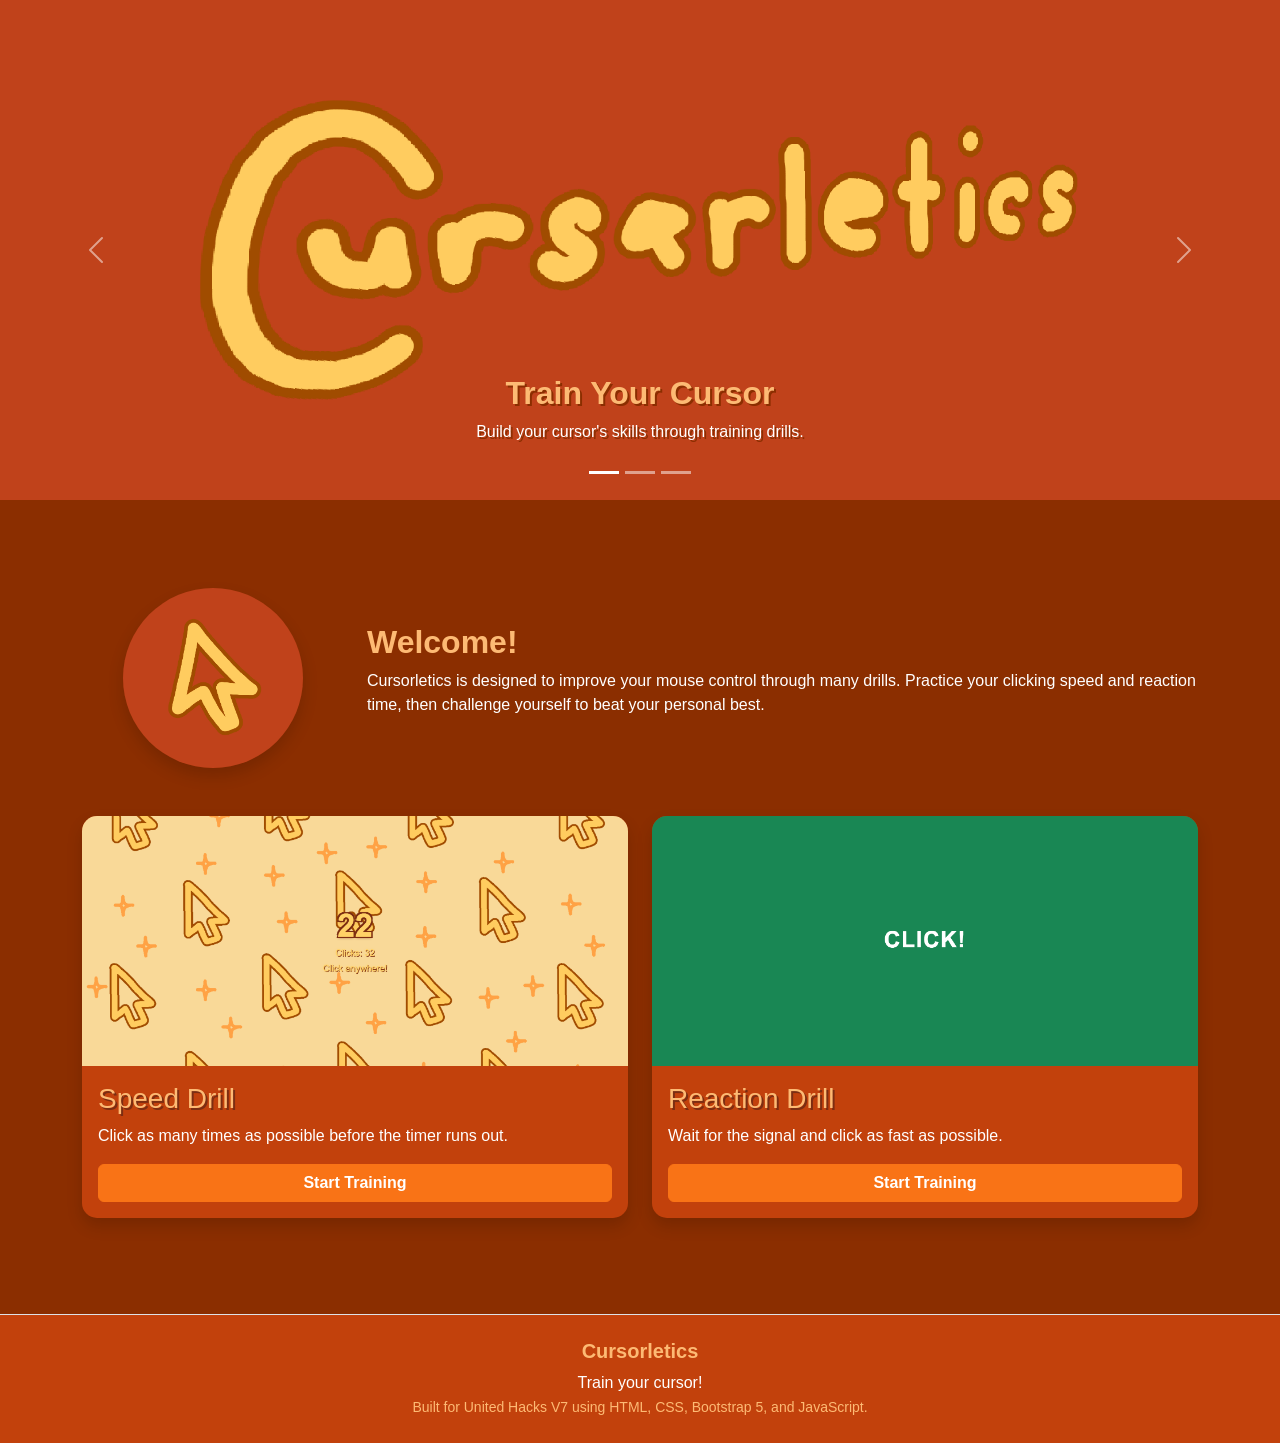
<file: index.html>
<!doctype html>

<html lang="en">
    <head>
        <meta charset="utf-8">
        <meta name="viewport" content="width=device-width, initial-scale=1">
        <title>Cursorletics</title>
        <link rel="icon" type="image/png" href="images/CursorleticsLogo.png">

        <!-- Bootstrap -->
        <link href="https://cdn.jsdelivr.net/npm/bootstrap@5.3.8/dist/css/bootstrap.min.css" rel="stylesheet">

        <!-- CSS -->
        <link rel="stylesheet" href="style.css">
        <link rel="stylesheet" href="effects.css">
    </head>

    <body>
        <!-- Nav Bar
        <nav class="navbar navbar-expand-lg shadow-sm custom-nav">
            <div class="container">
                <a class="navbar-brand fw-bold fs-3" href="index.html">
                    Cursorletics >:D
                </a>
            </div>
        </nav>
        -->

        <!-- Carousel -->
        <div id="homepageCarousel" class="carousel slide" data-bs-ride="carousel">
            <div class="carousel-indicators">
                <button type="button" data-bs-target="#homepageCarousel" data-bs-slide-to="0" class="active"></button>
                <button type="button" data-bs-target="#homepageCarousel" data-bs-slide-to="1"></button>
                <button type="button" data-bs-target="#homepageCarousel" data-bs-slide-to="2"></button>
            </div>

            <div class="carousel-inner">
                <div class="carousel-item active">
                    <img src="images/Cursorletics.png" class="d-block w-100" alt="Homepage">
                    <div class="carousel-caption">
                        <h2 class="fw-bold">Train Your Cursor</h2>
                        <p>
                            Build your cursor's skills through training drills.
                        </p>
                    </div>
                </div>

                <div class="carousel-item">
                    <img src="images/SpeedBackground.png" class="d-block w-100" alt="Speed Drill">
                    <div class="carousel-caption">
                        <h2 class="fw-bold">Speed Drill</h2>
                        <p>
                            Improve your clicking speed and beat your personal best.
                        </p>
                    </div>
                </div>

                <div class="carousel-item">
                    <img src="images/ReactionBackground.png" class="d-block w-100" alt="Reaction Drill">
                    <div class="carousel-caption">
                        <h2 class="fw-bold">Reaction Drill</h2>
                        <p>
                            Test your reflexes by reacting as quickly as possible.
                        </p>
                    </div>
                </div>
            </div>

            <button class="carousel-control-prev" type="button"
                data-bs-target="#homepageCarousel" data-bs-slide="prev">
                <span class="carousel-control-prev-icon"></span>
            </button>

            <button class="carousel-control-next" type="button"
                data-bs-target="#homepageCarousel" data-bs-slide="next">
                <span class="carousel-control-next-icon"></span>
            </button>
        </div>

        <!-- Main Content -->
        <main>
            <div class="container py-5">
                <div class="row align-items-center mb-5">
                    <div class="col-lg-3 text-center">
                        <img src="images/CursorleticsWelcome.png" class="img-fluid rounded-circle shadow" width="180" alt="Cursor">
                    </div>

                    <div class="col-lg-9">
                        <h2 class="fw-bold">Welcome!</h2>
                        <p>
                            Cursorletics is designed to improve your mouse control through many drills.
                            Practice your clicking speed and reaction time, then challenge yourself to beat your personal best.
                        </p>
                    </div>
                </div>

                <!-- Drill Cards -->
                <div class="row g-4">
                    <!-- Speed -->
                    <div class="col-lg-6">
                        <div class="card h-100 shadow cursor-card">
                            <img src="images/SpeedBackground.png" 
                                class="card-img-top" 
                                alt="Speed Drill">
                            <div class="card-body d-flex flex-column">
                                <h3 class="card-title">
                                    Speed Drill
                                </h3>

                                <p class="card-text">
                                    Click as many times as possible before the timer runs out.
                                </p>

                                <a href="speed.html"
                                    class="btn btn-orange mt-auto">
                                    Start Training
                                </a>
                            </div>
                        </div>
                    </div>

                    <!-- Reaction -->
                    <div class="col-lg-6">
                        <div class="card h-100 shadow cursor-card">
                            <img src="images/ReactionBackground.png" 
                                class="card-img-top" 
                                alt="Reaction Drill">

                            <div class="card-body d-flex flex-column">
                                <h3 class="card-title">
                                    Reaction Drill
                                </h3>

                                <p class="card-text">
                                    Wait for the signal and click as fast as possible.
                                </p>

                                <a href="reaction.html"
                                    class="btn btn-orange mt-auto">
                                    Start Training
                                </a>
                            </div>
                        </div>
                    </div>
                </div>
            </div>
        </main>

        <!-- Footer -->
        <footer class="mt-5 py-4 border-top custom-footer">
            <div class="container text-center">
                <h5 class="fw-bold mb-2">
                    Cursorletics
                </h5>

                <p class="mb-0">
                    Train your cursor!
                </p>

                <small>
                    Built for United Hacks V7 using HTML, CSS, Bootstrap 5, and JavaScript.
                </small>
            </div>
        </footer>

        <!-- Bootstrap -->
        <script src="https://cdn.jsdelivr.net/npm/bootstrap@5.3.8/dist/js/bootstrap.bundle.min.js"></script>

        <!-- JS -->
        <script src="effects.js"></script>
    </body>
</html>
</file>
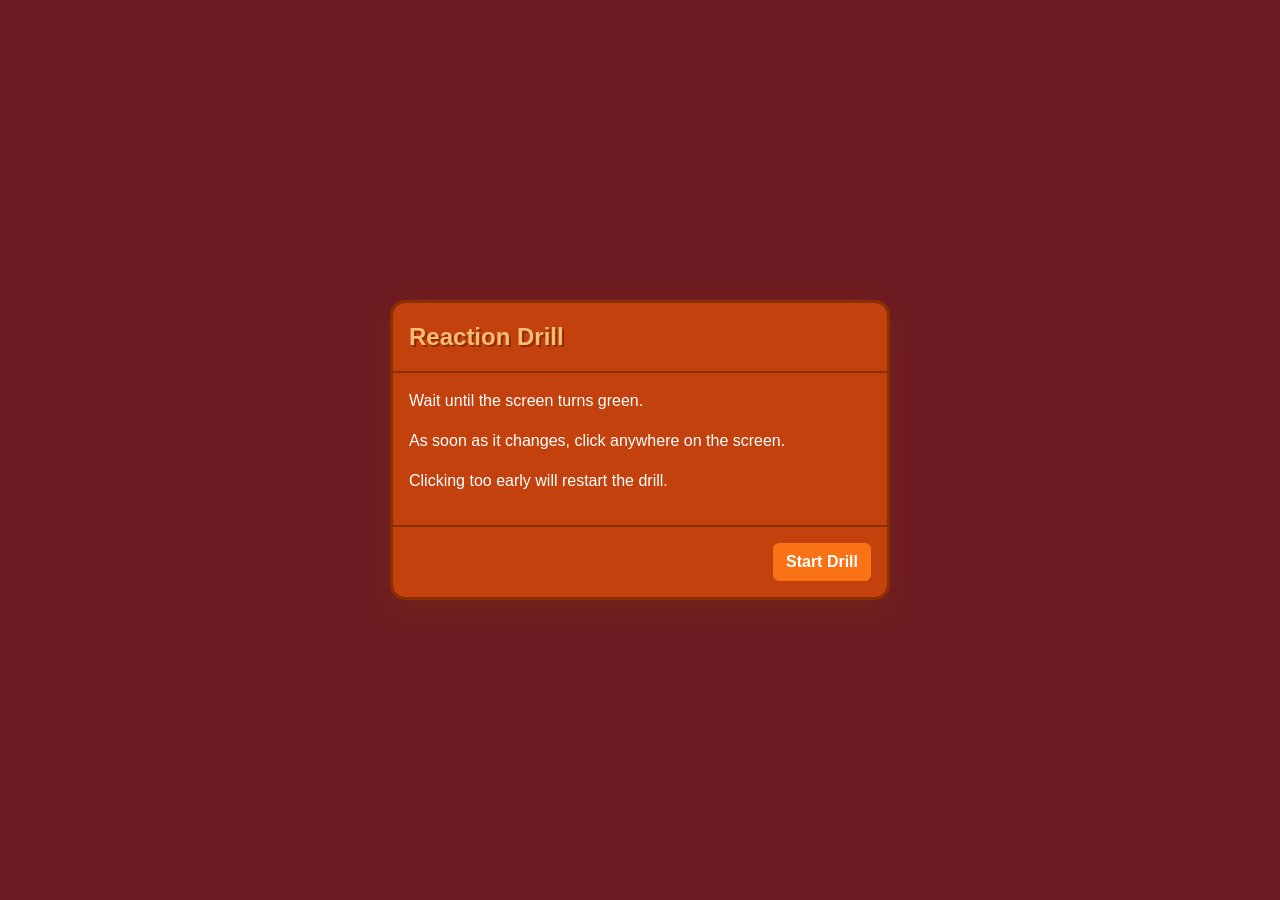
<file: reaction.html>
<!doctype html>

<html lang="en">
    <head>
        <meta charset="utf-8">
        <meta name="viewport" content="width=device-width, initial-scale=1">
        <title>Reaction Drill</title>
        <link rel="icon" type="image/png" href="images/CursorleticsLogo.png">

        <!-- Bootstrap -->
        <link href="https://cdn.jsdelivr.net/npm/bootstrap@5.3.8/dist/css/bootstrap.min.css" rel="stylesheet">

        <!-- CSS -->
        <link rel="stylesheet" href="reaction.css">
        <link rel="stylesheet" href="effects.css">
    </head>

    <body>
        <!-- Instructions -->
        <div class="modal fade" id="instructionModal" data-bs-backdrop="static" data-bs-keyboard="false" tabindex="-1">
            <div class="modal-dialog modal-dialog-centered">
                <div class="modal-content">
                    <div class="modal-header">
                        <h4 class="modal-title">
                            Reaction Drill
                        </h4>
                    </div>

                    <div class="modal-body">
                        <p>
                            Wait until the screen turns green.
                        </p>

                        <p>
                            As soon as it changes, click anywhere on the screen.
                        </p>

                        <p>
                            Clicking too early will restart the drill.
                        </p>
                    </div>

                    <div class="modal-footer">
                        <button class="btn btn-primary" id="startButton" data-bs-dismiss="modal">
                            Start Drill
                        </button>
                    </div>
                </div>
            </div>
        </div>

        <!-- Results -->
        <div class="modal fade" id="resultModal" tabindex="-1">
            <div class="modal-dialog modal-dialog-centered">
                <div class="modal-content">
                    <div class="modal-header">
                        <h4 class="modal-title">
                            Results
                        </h4>
                    </div>

                    <div class="modal-body text-center">
                        <h1 id="reactionTime">
                            0 ms
                        </h1>

                        <p id="reactionRating">
                            Amazing!
                        </p>
                    </div>

                    <div class="modal-footer">
                        <button class="btn btn-primary" onclick="location.reload()">
                            Try Again
                        </button>

                        <a href="index.html" class="btn btn-primary">
                            Home
                        </a>
                    </div>
                </div>
            </div>
        </div>

        <!-- Main Screen -->
        <main id="gameScreen">
            <h1 id="statusText">
                WAIT...
            </h1>
        </main>

        <!-- Bootstrap -->
        <script src="https://cdn.jsdelivr.net/npm/bootstrap@5.3.8/dist/js/bootstrap.bundle.min.js"></script>

        <!-- JS -->
        <script src="effects.js"></script>
        <script src="reaction.js"></script>
    </body>
</html>
</file>
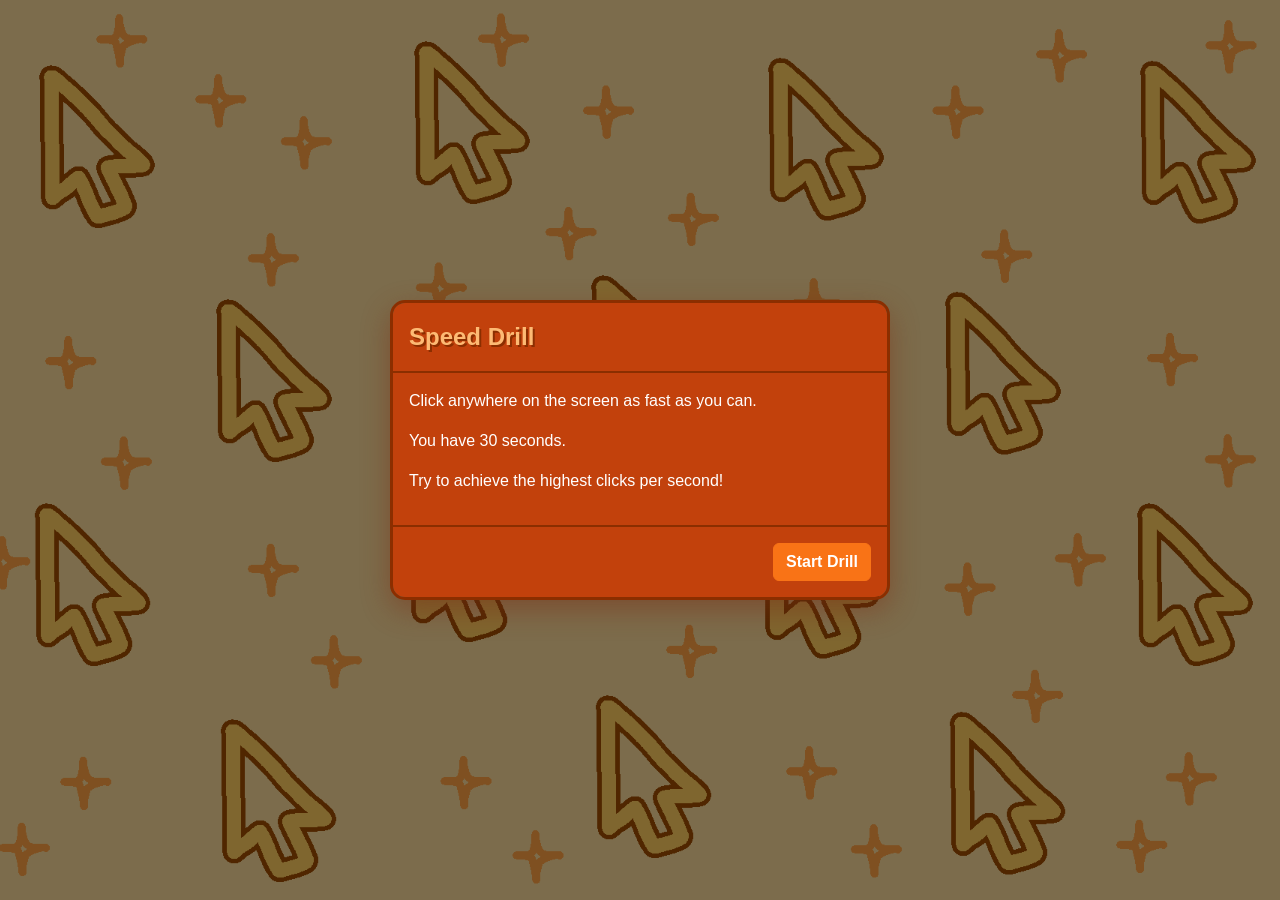
<file: speed.html>
<!doctype html>

<html lang="en">
    <head>
        <meta charset="utf-8">
        <meta name="viewport" content="width=device-width, initial-scale=1">
        <title>Speed Drill</title>
        <link rel="icon" type="image/png" href="images/CursorleticsLogo.png">

        <!-- Bootstrap -->
        <link href="https://cdn.jsdelivr.net/npm/bootstrap@5.3.8/dist/css/bootstrap.min.css" rel="stylesheet">

        <!-- CSS -->
        <link rel="stylesheet" href="speed.css">
        <link rel="stylesheet" href="effects.css">
    </head>

    <body>
        <!-- Instructions -->
        <div class="modal fade" id="instructionModal" data-bs-backdrop="static" data-bs-keyboard="false" tabindex="-1">
            <div class="modal-dialog modal-dialog-centered">
                <div class="modal-content">
                    <div class="modal-header">
                        <h4 class="modal-title">
                            Speed Drill
                        </h4>
                    </div>

                    <div class="modal-body">
                        <p>
                            Click anywhere on the screen as fast as you can.
                        </p>

                        <p>
                            You have 30 seconds.
                        </p>

                        <p>
                            Try to achieve the highest clicks per second!
                        </p>
                    </div>

                    <div class="modal-footer">
                        <button class="btn btn-primary" id="startButton" data-bs-dismiss="modal">
                            Start Drill
                        </button>
                    </div>
                </div>
            </div>
        </div>

        <!-- Results -->
        <div class="modal fade" id="resultModal" tabindex="-1">
            <div class="modal-dialog modal-dialog-centered">
                <div class="modal-content">
                    <div class="modal-header">
                        <h4 class="modal-title">
                            Results
                        </h4>
                    </div>

                    <div class="modal-body text-center">
                        <h2>Total Clicks</h2>

                        <h1 id="totalClicks">
                            0
                        </h1>

                        <hr>

                        <h2>Clicks Per Second</h2>

                        <h1 id="cps">
                            0
                        </h1>

                        <hr>

                        <h3 id="rank">
                            Nice!
                        </h3>
                    </div>

                    <div class="modal-footer">
                        <button class="btn btn-primary" onclick="location.reload()">
                            Try Again
                        </button>

                        <a href="index.html" class="btn btn-secondary">
                            Home
                        </a>
                    </div>
                </div>
            </div>
        </div>

        <!-- Main Screen -->
        <main id="gameScreen">
            <div class="text-center">
                <h1 id="timer">
                    30
                </h1>

                <h2 id="clickCounter">
                    Clicks: 0
                </h2>

                <h2 class="mt-3">
                    Click anywhere!
                </h2>
            </div>
        </main>

        <!-- Bootstrap -->
        <script src="https://cdn.jsdelivr.net/npm/bootstrap@5.3.8/dist/js/bootstrap.bundle.min.js"></script>

        <!-- JS -->
        <script src="effects.js"></script>
        <script src="speed.js"></script>
    </body>
</html>
</file>
<file: style.css>
html, body {
    height: 100%;
    margin: 0;
}

body {
    font-family: Arial, Helvetica, sans-serif;
    overflow-x: hidden;
    background-color: #8B2E00;
    color: #FDBA74;
}

/*
.custom-nav {
    background-color: #C2410C;
    backdrop-filter: blur(10px);
}

.navbar-brand {
    color: #FDBA74 !important;
}

.navbar-brand:hover {
    color: #FB923C !important;
}
*/

#homepageCarousel {
    margin-bottom:40px;
}

.carousel-item img {
    height:500px;
    object-fit:cover;
}

.carousel-caption {
    text-shadow:
        2px 2px 0 #8B2E00;
}

.carousel-caption h2 {
    color:#FDBA74;
}

.carousel-caption p {
    color:white;
}

main h2 {
    color:#FDBA74;
    text-shadow: 2px 2px 0 #8B2E00;
}

main p {
    color:white;
}

.cursor-card {
    background-color:#C2410C;
    border:none;
    border-radius:15px;
    overflow:hidden;
    transition:
        transform 0.3s ease,
        box-shadow 0.3s ease;
}

.cursor-card:hover {
    transform:translateY(-8px);
    box-shadow: 0 10px 25px rgba(0,0,0,0.35);
}

.card-img-top {
    height:250px;
    object-fit:cover;
}

.card-body {
    color:#FDBA74;
}

.card-title {
    color:#FDBA74;
    text-shadow: 2px 2px 0 #7C2D12;

}

.card-text {
    color:white;
}

.btn-orange {
    background-color:#F97316;
    border-color:#F97316;
    color:white;
    font-weight:bold;
}

.btn-orange:hover {
    background-color:#FB923C;
    border-color:#FB923C;
    color:#7C2D12;
}

.custom-footer {
    background-color: #C2410C;
    backdrop-filter:blur(10px);
    color:#FDBA74;
}

.custom-footer p {
    color:white;
}
</file>
<file: effects.css>
.sparkle {
    position:absolute;
    width:30px;
    height:30px;
    pointer-events:none;
    z-index:9999;
    animation:sparklePop 0.7s ease-out forwards;
}


@keyframes sparklePop {
    0% {
        transform:
        scale(0.5)
        rotate(0deg);
        opacity:1;
    }

    100% {
        transform:
        translate(var(--x),var(--y))
        scale(1.5)
        rotate(180deg);
        opacity:0;
    }
}
</file>
<file: reaction.css>
html, body{
    height: 100%;
    margin: 0;
}

body{
    overflow: hidden;
    font-family: Arial, Helvetica, sans-serif;
    background: url("images/Background.png");
    background-size: cover;
    background-position: center;
}

#gameScreen{
    height: 100vh;
    display: flex;
    justify-content: center;
    align-items: center;
    background: #dc3545;
    cursor: pointer;
    transition:.15s;
}

#statusText{
    color: white;
    font-size: 5rem;
    font-weight: bold;
    user-select: none;
    letter-spacing: 3px;
}

.modal-content {
    background-color: #C2410C;
    border: 3px solid #8B2E00;
    border-radius: 15px;
    color: white;
    box-shadow:
        0 10px 30px rgba(124,45,18,0.5);
}

.modal-header {
    border-bottom: 2px solid #8B2E00;
}

.modal-title {
    color: #FDBA74;
    font-weight:bold;
    text-shadow: 2px 2px 0 #8B2E00;
}

.modal-body {
    color:white;
}

.modal-body h1,
.modal-body h2,
.modal-body h3 {
    color:#FFD166;
    text-shadow: 2px 2px 0 #8B2E00;
}


.modal-body p {
    color:white;
}

.modal-body hr {
    border-color:#FDBA74;
    opacity:0.8;
}

.modal-footer {
    border-top:2px solid #8B2E00;
}

.btn-primary,
.btn-success,
.btn-secondary {
    background-color:#F97316;
    border-color:#F97316;
    color:white;
    font-weight:bold;
}

.btn-primary:hover,
.btn-success:hover,
.btn-secondary:hover {
    background-color:#FB923C;
    border-color:#FB923C;
    color:#7C2D12;
}

.btn-primary:focus,
.btn-primary:active,
.btn-success:focus,
.btn-success:active,
.btn-secondary:focus,
.btn-secondary:active {
    background-color:#F97316 !important;
    border-color:#F97316 !important;
    color:white !important;
    box-shadow: 0 0 0 0.25rem rgba(251,146,60,0.5) !important;
}
</file>
<file: speed.css>
html, body{
    height: 100%;
    margin: 0;
}

body{
    overflow: hidden;
    font-family: Arial, Helvetica, sans-serif;
    background: url("images/Background.png");
    background-size: cover;
    background-position: center;
    animation: backgroundFloat 10s ease-in-out infinite;
}

@keyframes backgroundFloat {
    0%, 100% {
        background-size: 100% auto;
        background-position: center center;
    }

    50% {
        background-size: 105% auto;
        background-position: center 52%;
    }
}

#gameScreen{
    width: 100vw;
    height: 100vh;
    display: flex;
    justify-content: center;
    align-items: center;
    text-align: center;

    color: #FFD166;

    cursor: pointer;
    user-select: none;

    text-shadow:
        -3px -3px 0 #7C2D12,
         3px -3px 0 #7C2D12,
        -3px  3px 0 #7C2D12,
         3px  3px 0 #7C2D12;
}

#timer{
    font-size:7rem;
    font-weight:bold;

    text-shadow:
        -5px -5px 0 #7C2D12,
        5px -5px 0 #7C2D12,
        -5px  5px 0 #7C2D12,
        5px  5px 0 #7C2D12,
        0px 5px 10px rgba(124,45,18,0.5);
}

#clickCounter, .mt-3{
    text-shadow:
        2px 2px 0 #7C2D12,
        0 0 8px rgba(255,209,102,0.5);
}

.modal-content {
    background-color: #C2410C;
    border: 3px solid #8B2E00;
    border-radius: 15px;
    color: white;
    box-shadow:
        0 10px 30px rgba(124,45,18,0.5);
}

.modal-header {
    border-bottom: 2px solid #8B2E00;
}

.modal-title {
    color: #FDBA74;
    font-weight:bold;
    text-shadow: 2px 2px 0 #8B2E00;
}

.modal-body {
    color:white;
}

.modal-body h1,
.modal-body h2,
.modal-body h3 {
    color:#FFD166;
    text-shadow: 2px 2px 0 #8B2E00;
}


.modal-body p {
    color:white;
}

.modal-body hr {
    border-color:#FDBA74;
    opacity:0.8;
}

.modal-footer {
    border-top:2px solid #8B2E00;
}

.btn-primary,
.btn-success,
.btn-secondary {
    background-color:#F97316;
    border-color:#F97316;
    color:white;
    font-weight:bold;
}

.btn-primary:hover,
.btn-success:hover,
.btn-secondary:hover {
    background-color:#FB923C;
    border-color:#FB923C;
    color:#7C2D12;
}

.btn-primary:focus,
.btn-primary:active,
.btn-success:focus,
.btn-success:active,
.btn-secondary:focus,
.btn-secondary:active {
    background-color:#F97316 !important;
    border-color:#F97316 !important;
    color:white !important;
    box-shadow: 0 0 0 0.25rem rgba(251,146,60,0.5) !important;
}
</file>
